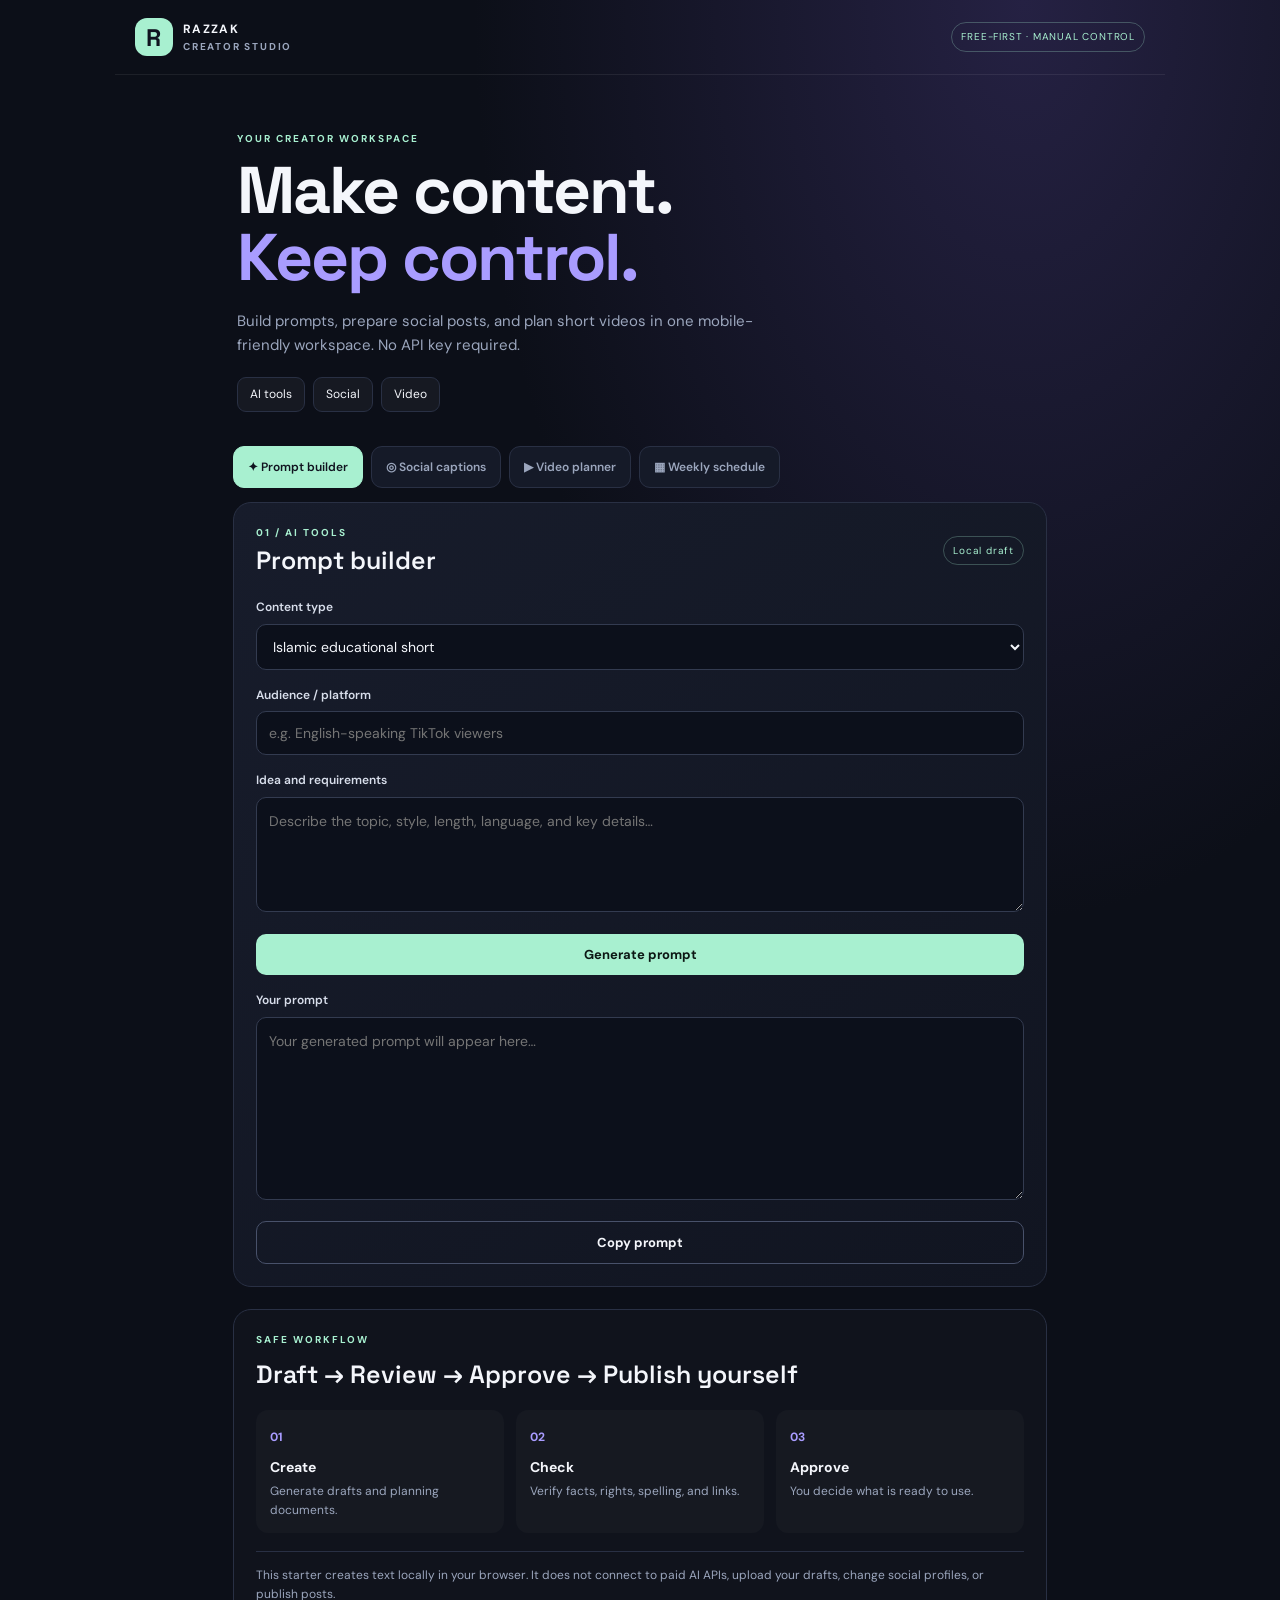
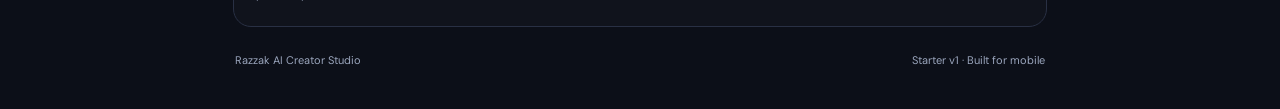
<file: index.html>
<!doctype html>
<html lang="en">
<head>
<meta charset="utf-8"><meta name="viewport" content="width=device-width,initial-scale=1">
<meta name="theme-color" content="#10131f"><meta name="description" content="Razzak AI Creator Studio — free-first tools for AI prompts, social captions and video planning.">
<title>Razzak AI Creator Studio</title><link rel="stylesheet" href="styles.css">
</head>
<body>
<header class="topbar"><a class="brand" href="#" aria-label="Razzak AI Creator Studio home"><span class="brand-mark">R</span><span>RAZZAK <b>CREATOR STUDIO</b></span></a><span class="local-badge">FREE-FIRST · MANUAL CONTROL</span></header>
<main class="shell">
<section class="hero"><div class="eyebrow">YOUR CREATOR WORKSPACE</div><h1>Make content.<br><span>Keep control.</span></h1><p>Build prompts, prepare social posts, and plan short videos in one mobile-friendly workspace. No API key required.</p><div class="hero-tags"><span>AI tools</span><span>Social</span><span>Video</span></div></section>
<nav class="tabs" aria-label="Studio tools"><button class="tab active" data-panel="prompt">✦ Prompt builder</button><button class="tab" data-panel="social">◎ Social captions</button><button class="tab" data-panel="video">▶ Video planner</button><button class="tab" data-panel="schedule">▦ Weekly schedule</button></nav>
<section class="panel active" id="prompt"><div class="section-head"><div><p class="eyebrow">01 / AI TOOLS</p><h2>Prompt builder</h2></div><span class="pill">Local draft</span></div><label for="ptype">Content type</label><select id="ptype"><option>Islamic educational short</option><option>Original cartoon adventure</option><option>AI character vlog (fictional character, not my face)</option><option>Product promo</option><option>Logo and brand design</option><option>General creative idea</option></select><label for="audience">Audience / platform</label><input id="audience" placeholder="e.g. English-speaking TikTok viewers"><label for="details">Idea and requirements</label><textarea id="details" rows="4" placeholder="Describe the topic, style, length, language, and key details…"></textarea><button class="primary" id="makePrompt">Generate prompt</button><label for="promptOut">Your prompt</label><textarea id="promptOut" rows="7" placeholder="Your generated prompt will appear here…"></textarea><button class="secondary" data-copy="promptOut">Copy prompt</button></section>
<section class="panel" id="social"><div class="section-head"><div><p class="eyebrow">02 / SOCIAL</p><h2>Social post pack</h2></div><span class="pill">Review before posting</span></div><label for="platform">Platform</label><select id="platform"><option>TikTok</option><option>Instagram Reels</option><option>YouTube Shorts</option><option>Pinterest</option><option>Facebook</option></select><label for="topic">Post topic / product</label><input id="topic" placeholder="What is this post about?"><label for="tone">Style</label><select id="tone"><option>Clear and engaging</option><option>Educational</option><option>Curious and playful</option><option>Professional and premium</option><option>SEO-focused</option></select><button class="primary" id="makeSocial">Create caption pack</button><label for="socialOut">Caption, hashtags and CTA</label><textarea id="socialOut" rows="8" placeholder="Your draft pack will appear here…"></textarea><button class="secondary" data-copy="socialOut">Copy post pack</button></section>
<section class="panel" id="video"><div class="section-head"><div><p class="eyebrow">03 / VIDEO</p><h2>Short-video planner</h2></div><span class="pill">Storyboard</span></div><label for="vtopic">Video idea</label><input id="vtopic" placeholder="e.g. a tiny robot explores a library"><label for="duration">Target length</label><select id="duration"><option value="30">30 seconds</option><option value="60" selected>60 seconds</option><option value="90">90 seconds</option><option value="120">2 minutes</option></select><label for="vstyle">Visual style</label><select id="vstyle"><option>Original 3D cartoon</option><option>Cinematic realistic AI character</option><option>Minimal motion graphics</option><option>Warm illustrated story</option><option>Product showcase</option></select><button class="primary" id="makeVideo">Build storyboard</button><label for="videoOut">Scene plan</label><textarea id="videoOut" rows="10" placeholder="Your scene-by-scene plan will appear here…"></textarea><button class="secondary" data-copy="videoOut">Copy storyboard</button></section>
<section class="panel" id="schedule"><div class="section-head"><div><p class="eyebrow">04 / PUBLISHING PLAN</p><h2>Weekly schedule</h2></div><span class="pill">Manual approval</span></div><p class="note">Create a repeatable posting plan for all three content tracks. This is a planner only; it does not publish or create background jobs.</p><label for="startDay">Week starts</label><select id="startDay"><option>Monday</option><option>Sunday</option></select><label for="frequency">Posting pace</label><select id="frequency"><option value="3">3 posts per week</option><option value="5" selected>5 posts per week</option><option value="7">7 posts per week</option></select><label for="scheduleTracks">Content tracks</label><select id="scheduleTracks"><option value="all">All three tracks</option><option value="islamic">Islamic educational videos</option><option value="cartoon">Original cartoon-character videos</option><option value="vlog">Fictional AI-character vlog (not my face)</option></select><button class="primary" id="makeSchedule">Generate weekly plan</button><label for="scheduleOut">Your weekly plan</label><textarea id="scheduleOut" rows="12" placeholder="Your schedule will appear here…"></textarea><button class="secondary" data-copy="scheduleOut">Copy schedule</button></section><section class="workflow"><p class="eyebrow">SAFE WORKFLOW</p><h2>Draft → Review → Approve → Publish yourself</h2><div class="workflow-grid"><div><b>01</b><h3>Create</h3><p>Generate drafts and planning documents.</p></div><div><b>02</b><h3>Check</h3><p>Verify facts, rights, spelling, and links.</p></div><div><b>03</b><h3>Approve</h3><p>You decide what is ready to use.</p></div></div><p class="note">This starter creates text locally in your browser. It does not connect to paid AI APIs, upload your drafts, change social profiles, or publish posts.</p></section>
<footer>Razzak AI Creator Studio <span>Starter v1 · Built for mobile</span></footer>
<div id="toast" role="status" aria-live="polite"></div>
</main><script src="app.js"></script></body></html>
</file>
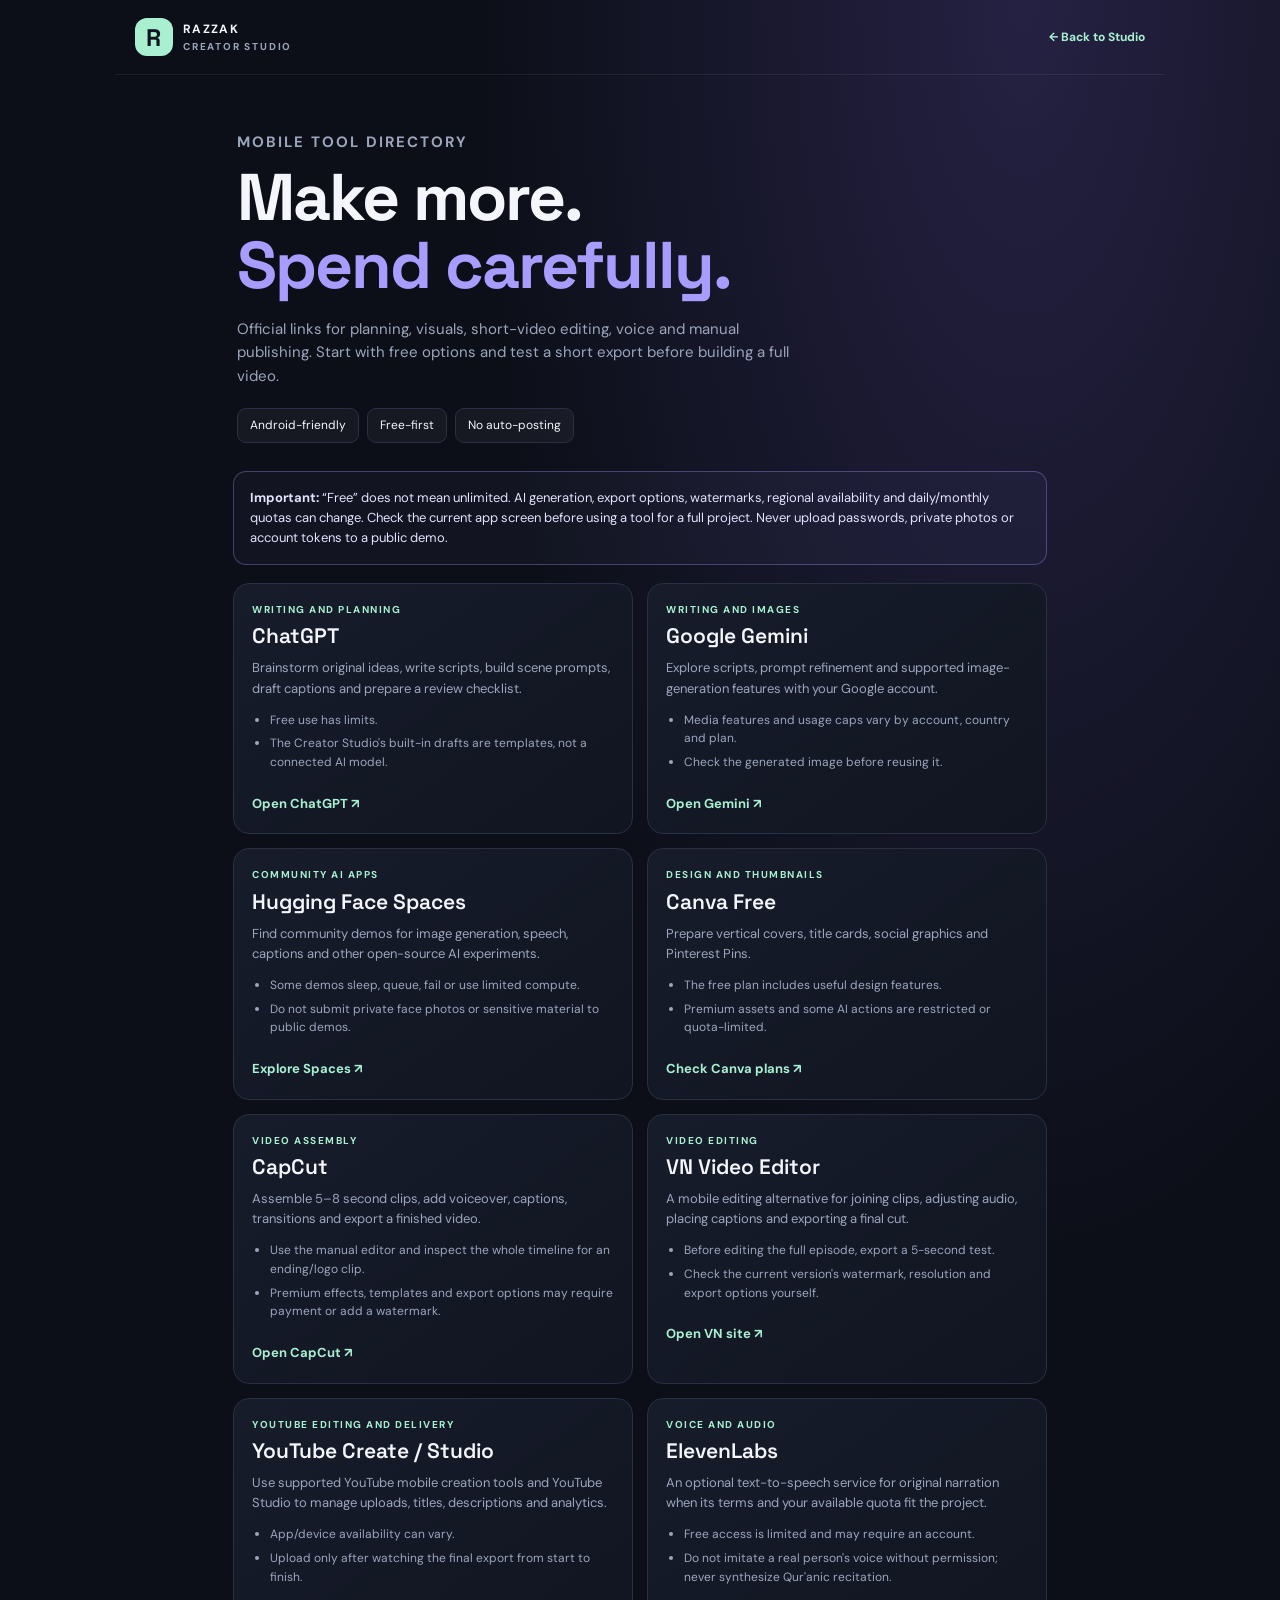
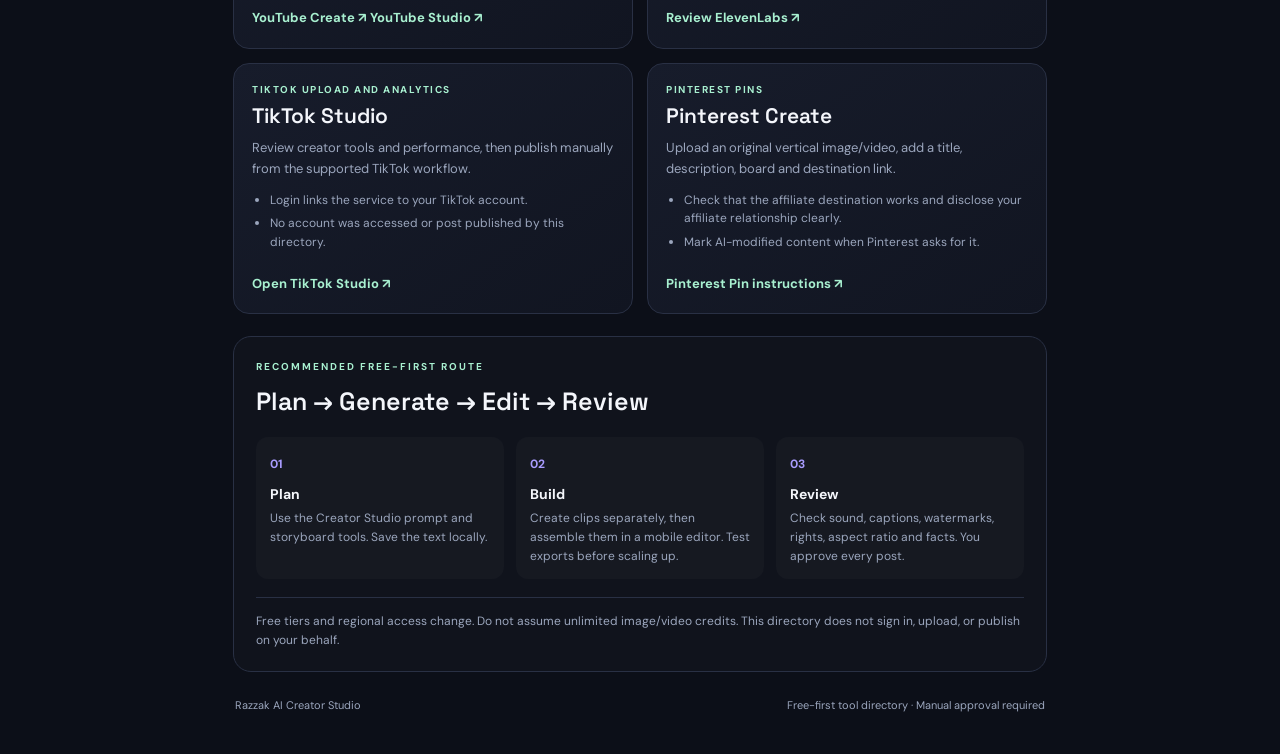
<file: tools.html>
<!doctype html>
<html lang="en">
<head>
<meta charset="utf-8">
<meta name="viewport" content="width=device-width,initial-scale=1">
<meta name="theme-color" content="#10131f">
<meta name="description" content="A curated directory of free-first creator tools for mobile video, AI drafts, visuals, audio and manual publishing.">
<title>Free-First Creator Tools | Razzak AI Creator Studio</title>
<link rel="stylesheet" href="styles.css">
<style>
.tool-grid{display:grid;grid-template-columns:repeat(2,minmax(0,1fr));gap:14px}
.tool-card{background:linear-gradient(145deg,#171c2b,#111521);border:1px solid var(--line);border-radius:16px;padding:18px;min-width:0}
.tool-card h2{font:600 21px 'Space Grotesk',sans-serif;margin:5px 0 9px}
.tool-card p{font-size:13px;color:var(--muted);margin:8px 0}
.tool-card .tool-type{font-size:10px;text-transform:uppercase;letter-spacing:1.5px;color:var(--accent);font-weight:700}
.tool-card a{display:inline-block;margin-top:10px;color:var(--accent);font-size:13px;font-weight:700;text-decoration:none}
.tool-card a:focus,.tool-card a:hover{text-decoration:underline}
.tool-card ul{padding-left:18px;color:var(--muted);font-size:12px}
.tool-card li{margin:5px 0}
.warning{border:1px solid #a99cff55;background:#a99cff0b;padding:16px;border-radius:13px;margin:0 0 18px;font-size:13px;color:#e4e1ff}
@media(max-width:560px){.tool-grid{grid-template-columns:1fr}.tool-card{padding:16px}}
</style>
</head>
<body>
<header class="topbar">
<a class="brand" href="index.html" aria-label="Return to Creator Studio"><span class="brand-mark">R</span><span>RAZZAK <b>CREATOR STUDIO</b></span></a>
<a href="index.html" style="color:var(--accent);font-size:12px;font-weight:700;text-decoration:none">← Back to Studio</a>
</header>
<main class="shell">
<section class="hero">
<p class="eyebrow">MOBILE TOOL DIRECTORY</p>
<h1>Make more.<br><span>Spend carefully.</span></h1>
<p>Official links for planning, visuals, short-video editing, voice and manual publishing. Start with free options and test a short export before building a full video.</p>
<div class="hero-tags"><span>Android-friendly</span><span>Free-first</span><span>No auto-posting</span></div>
</section>
<div class="warning"><strong>Important:</strong> “Free” does not mean unlimited. AI generation, export options, watermarks, regional availability and daily/monthly quotas can change. Check the current app screen before using a tool for a full project. Never upload passwords, private photos or account tokens to a public demo.</div>
<section class="tool-grid" aria-label="Creator tools">
<article class="tool-card">
<div class="tool-type">Writing and planning</div>
<h2>ChatGPT</h2>
<p>Brainstorm original ideas, write scripts, build scene prompts, draft captions and prepare a review checklist.</p>
<ul><li>Free use has limits.</li><li>The Creator Studio's built-in drafts are templates, not a connected AI model.</li></ul>
<a href="https://chatgpt.com/" target="_blank" rel="noopener noreferrer">Open ChatGPT ↗</a>
</article>
<article class="tool-card">
<div class="tool-type">Writing and images</div>
<h2>Google Gemini</h2>
<p>Explore scripts, prompt refinement and supported image-generation features with your Google account.</p>
<ul><li>Media features and usage caps vary by account, country and plan.</li><li>Check the generated image before reusing it.</li></ul>
<a href="https://gemini.google.com/" target="_blank" rel="noopener noreferrer">Open Gemini ↗</a>
</article>
<article class="tool-card">
<div class="tool-type">Community AI apps</div>
<h2>Hugging Face Spaces</h2>
<p>Find community demos for image generation, speech, captions and other open-source AI experiments.</p>
<ul><li>Some demos sleep, queue, fail or use limited compute.</li><li>Do not submit private face photos or sensitive material to public demos.</li></ul>
<a href="https://huggingface.co/spaces" target="_blank" rel="noopener noreferrer">Explore Spaces ↗</a>
</article>
<article class="tool-card">
<div class="tool-type">Design and thumbnails</div>
<h2>Canva Free</h2>
<p>Prepare vertical covers, title cards, social graphics and Pinterest Pins.</p>
<ul><li>The free plan includes useful design features.</li><li>Premium assets and some AI actions are restricted or quota-limited.</li></ul>
<a href="https://www.canva.com/pricing/" target="_blank" rel="noopener noreferrer">Check Canva plans ↗</a>
</article>
<article class="tool-card">
<div class="tool-type">Video assembly</div>
<h2>CapCut</h2>
<p>Assemble 5–8 second clips, add voiceover, captions, transitions and export a finished video.</p>
<ul><li>Use the manual editor and inspect the whole timeline for an ending/logo clip.</li><li>Premium effects, templates and export options may require payment or add a watermark.</li></ul>
<a href="https://www.capcut.com/" target="_blank" rel="noopener noreferrer">Open CapCut ↗</a>
</article>
<article class="tool-card">
<div class="tool-type">Video editing</div>
<h2>VN Video Editor</h2>
<p>A mobile editing alternative for joining clips, adjusting audio, placing captions and exporting a final cut.</p>
<ul><li>Before editing the full episode, export a 5-second test.</li><li>Check the current version's watermark, resolution and export options yourself.</li></ul>
<a href="https://www.vlognow.me/" target="_blank" rel="noopener noreferrer">Open VN site ↗</a>
</article>
<article class="tool-card">
<div class="tool-type">YouTube editing and delivery</div>
<h2>YouTube Create / Studio</h2>
<p>Use supported YouTube mobile creation tools and YouTube Studio to manage uploads, titles, descriptions and analytics.</p>
<ul><li>App/device availability can vary.</li><li>Upload only after watching the final export from start to finish.</li></ul>
<a href="https://www.youtube.com/creators/youtube-create/" target="_blank" rel="noopener noreferrer">YouTube Create ↗</a>
<a href="https://studio.youtube.com/" target="_blank" rel="noopener noreferrer">YouTube Studio ↗</a>
</article>
<article class="tool-card">
<div class="tool-type">Voice and audio</div>
<h2>ElevenLabs</h2>
<p>An optional text-to-speech service for original narration when its terms and your available quota fit the project.</p>
<ul><li>Free access is limited and may require an account.</li><li>Do not imitate a real person's voice without permission; never synthesize Qur'anic recitation.</li></ul>
<a href="https://elevenlabs.io/" target="_blank" rel="noopener noreferrer">Review ElevenLabs ↗</a>
</article>
<article class="tool-card">
<div class="tool-type">TikTok upload and analytics</div>
<h2>TikTok Studio</h2>
<p>Review creator tools and performance, then publish manually from the supported TikTok workflow.</p>
<ul><li>Login links the service to your TikTok account.</li><li>No account was accessed or post published by this directory.</li></ul>
<a href="https://www.tiktok.com/tiktokstudio" target="_blank" rel="noopener noreferrer">Open TikTok Studio ↗</a>
</article>
<article class="tool-card">
<div class="tool-type">Pinterest Pins</div>
<h2>Pinterest Create</h2>
<p>Upload an original vertical image/video, add a title, description, board and destination link.</p>
<ul><li>Check that the affiliate destination works and disclose your affiliate relationship clearly.</li><li>Mark AI-modified content when Pinterest asks for it.</li></ul>
<a href="https://help.pinterest.com/en/article/create-a-pin-from-an-image-or-video" target="_blank" rel="noopener noreferrer">Pinterest Pin instructions ↗</a>
</article>
</section>
<section class="workflow" style="margin-top:22px">
<p class="eyebrow">RECOMMENDED FREE-FIRST ROUTE</p>
<h2>Plan → Generate → Edit → Review</h2>
<div class="workflow-grid">
<div><b>01</b><h3>Plan</h3><p>Use the Creator Studio prompt and storyboard tools. Save the text locally.</p></div>
<div><b>02</b><h3>Build</h3><p>Create clips separately, then assemble them in a mobile editor. Test exports before scaling up.</p></div>
<div><b>03</b><h3>Review</h3><p>Check sound, captions, watermarks, rights, aspect ratio and facts. You approve every post.</p></div>
</div>
<p class="note">Free tiers and regional access change. Do not assume unlimited image/video credits. This directory does not sign in, upload, or publish on your behalf.</p>
</section>
<footer><span>Razzak AI Creator Studio</span><span>Free-first tool directory · Manual approval required</span></footer>
</main>
</body>
</html>
</file>
<file: styles.css>
@import url('https://fonts.googleapis.com/css2?family=DM+Sans:wght@400;500;600;700&family=Space+Grotesk:wght@500;600;700&display=swap');
:root{color-scheme:dark;--bg:#0c0f18;--card:#151a28;--line:#293044;--muted:#9ba6bd;--text:#f4f6fb;--accent:#a8f0d0;--purple:#a99cff}*{box-sizing:border-box}body{margin:0;background:radial-gradient(ellipse at 80% 0%,#252143 0,transparent 38%),var(--bg);color:var(--text);font-family:'DM Sans',sans-serif;line-height:1.55}.topbar{max-width:1050px;margin:auto;padding:18px 20px;display:flex;align-items:center;justify-content:space-between;gap:12px;border-bottom:1px solid #ffffff12}.brand{display:flex;align-items:center;gap:10px;text-decoration:none;color:var(--text);font-size:12px;font-weight:700;letter-spacing:1.3px}.brand b{display:block;color:var(--muted);font-size:10px;letter-spacing:1.8px}.brand-mark{display:grid;place-items:center;width:38px;height:38px;border-radius:12px;background:var(--accent);color:#10131f;font:700 24px 'Space Grotesk'}.local-badge,.pill{font-size:10px;letter-spacing:.8px;color:var(--accent);border:1px solid #a8f0d044;border-radius:999px;padding:6px 9px}.shell{max-width:850px;margin:auto;padding:24px 18px 40px}.hero{padding:32px 4px 28px}.eyebrow{font-size:10px;font-weight:700;letter-spacing:2px;color:var(--accent);margin:0 0 10px}.hero h1{font:700 clamp(38px,9vw,66px)/1.03 'Space Grotesk',sans-serif;letter-spacing:-2px;margin:0 0 18px}.hero h1 span{color:var(--purple)}.hero>p{max-width:560px;color:var(--muted);font-size:15px}.hero-tags{display:flex;gap:8px;flex-wrap:wrap;margin-top:20px}.hero-tags span{background:#ffffff0b;border:1px solid var(--line);border-radius:9px;padding:7px 12px;font-size:12px}.tabs{display:flex;gap:8px;overflow-x:auto;padding:6px 0 14px}.tab{white-space:nowrap;background:#151a28;color:var(--muted);border:1px solid var(--line);border-radius:11px;padding:12px 14px;font:600 12px 'DM Sans';cursor:pointer}.tab.active{background:var(--accent);color:#10131f;border-color:var(--accent)}.panel{display:none;background:linear-gradient(145deg,#171c2b,#111521);border:1px solid var(--line);border-radius:18px;padding:22px;margin-bottom:22px}.panel.active{display:block}.section-head{display:flex;justify-content:space-between;align-items:center;gap:10px;margin-bottom:22px}.section-head h2,.workflow h2{font:600 25px 'Space Grotesk';margin:0}.section-head .eyebrow{margin-bottom:4px}label{display:block;font-size:12px;color:#d8deeb;font-weight:600;margin:16px 0 7px}input,select,textarea{width:100%;background:#0c101b;border:1px solid #333b50;border-radius:10px;color:var(--text);font:14px 'DM Sans';padding:12px;outline:none}textarea{resize:vertical;min-height:90px;line-height:1.6}input:focus,select:focus,textarea:focus{border-color:var(--purple);box-shadow:0 0 0 3px #a99cff18}button{cursor:pointer}.primary,.secondary{border-radius:10px;padding:12px 16px;font:700 13px 'DM Sans';margin-top:14px}.primary{background:var(--accent);color:#0c1714;border:0;width:100%}.secondary{background:transparent;color:var(--text);border:1px solid #48516a;width:100%}.primary:active,.secondary:active{transform:scale(.99)}.workflow{border:1px solid var(--line);border-radius:18px;padding:22px;background:#ffffff04}.workflow-grid{display:grid;grid-template-columns:repeat(3,1fr);gap:12px;margin-top:20px}.workflow-grid>div{background:#ffffff06;padding:14px;border-radius:12px}.workflow-grid b{color:var(--purple);font-size:12px}.workflow-grid h3{font-size:14px;margin:8px 0 4px}.workflow-grid p,.note{font-size:12px;color:var(--muted);margin:0}.note{border-top:1px solid var(--line);margin-top:18px;padding-top:14px}footer{display:flex;justify-content:space-between;gap:10px;color:var(--muted);font-size:11px;padding:25px 2px 0}#toast{position:fixed;bottom:20px;left:50%;transform:translate(-50%,20px);opacity:0;pointer-events:none;background:var(--accent);color:#10131f;border-radius:10px;padding:10px 16px;font-size:12px;font-weight:700;transition:.2s}#toast.show{opacity:1;transform:translate(-50%,0)}@media(max-width:520px){.topbar{align-items:flex-start}.local-badge{max-width:118px;text-align:center;line-height:1.4}.shell{padding:16px 13px 30px}.hero{padding-top:25px}.panel{padding:16px}.workflow{padding:17px}.workflow-grid{grid-template-columns:1fr}.workflow-grid>div{display:grid;grid-template-columns:28px 1fr;column-gap:8px}.workflow-grid h3{margin:0}.workflow-grid p{grid-column:2}footer{flex-direction:column}}
/* Weekly schedule additions */
#schedule .note{margin:0 0 14px;border-top:0;padding-top:0}
</file>
